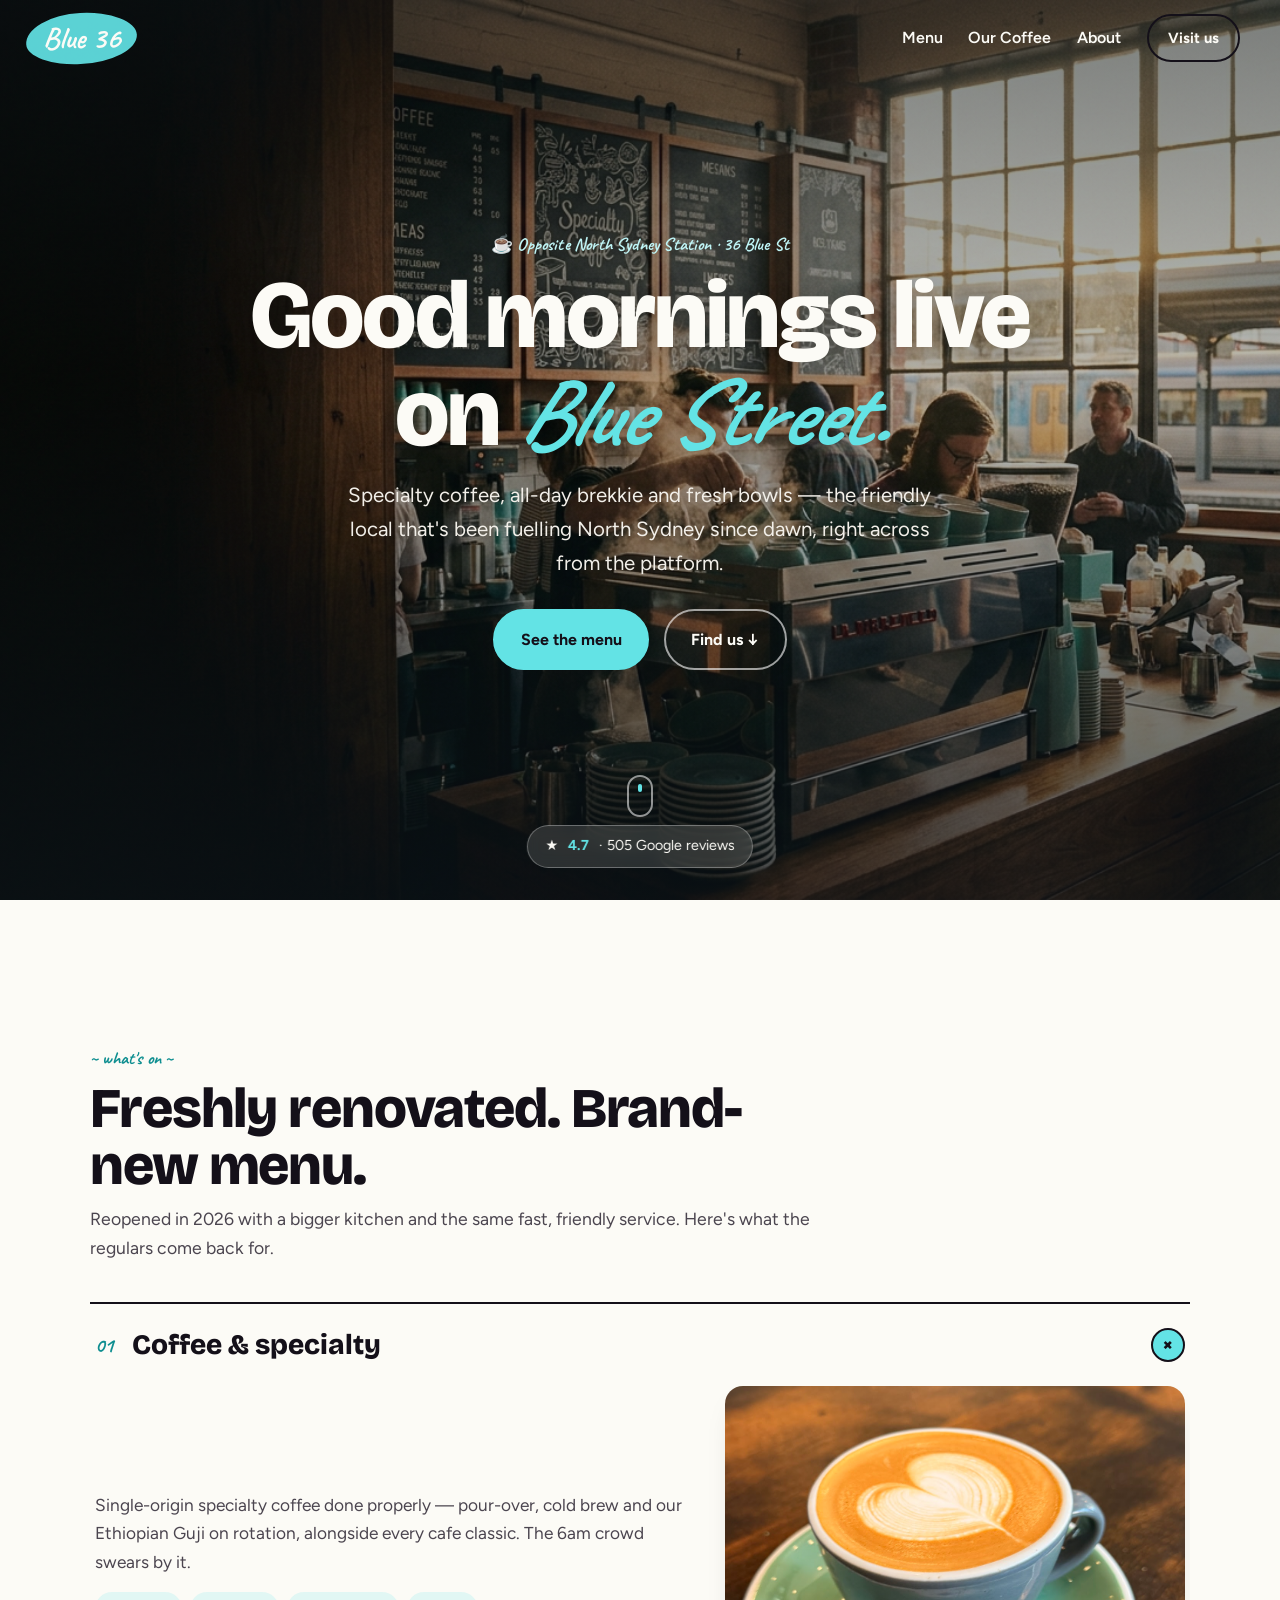
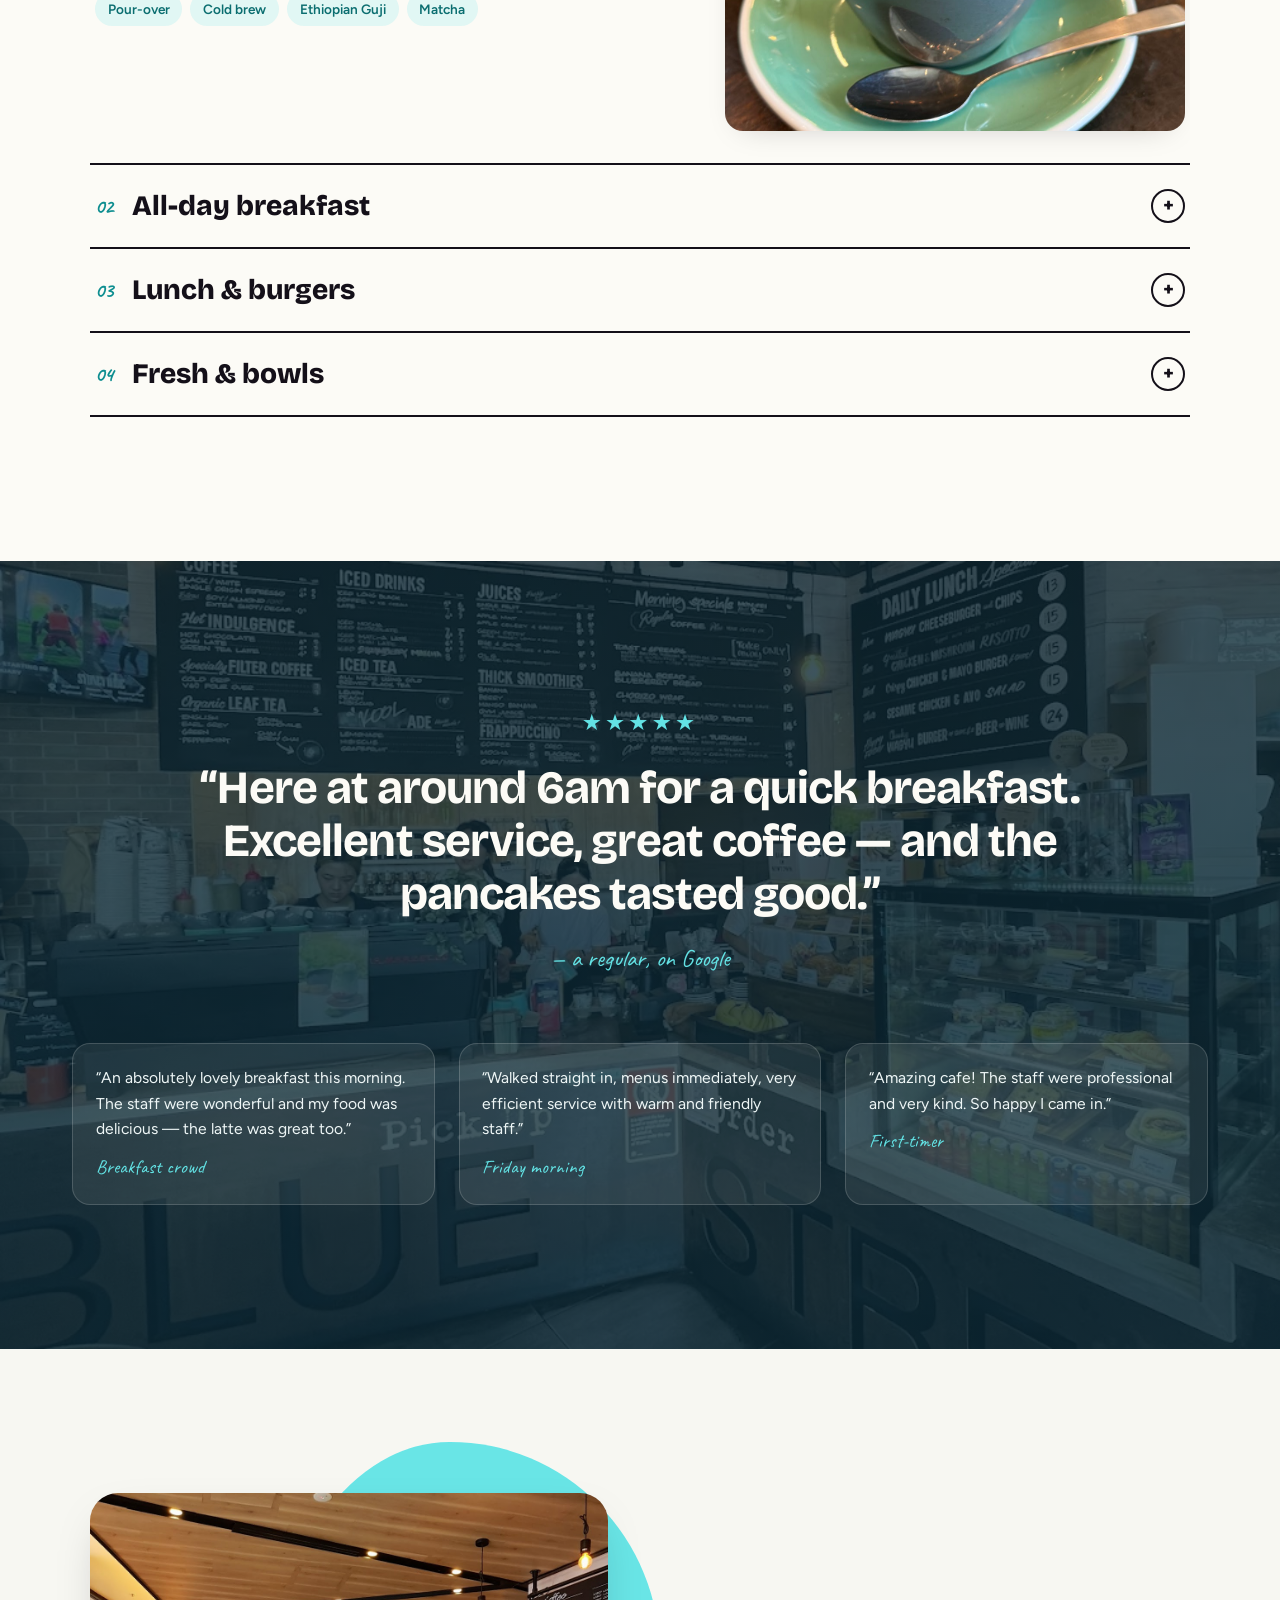
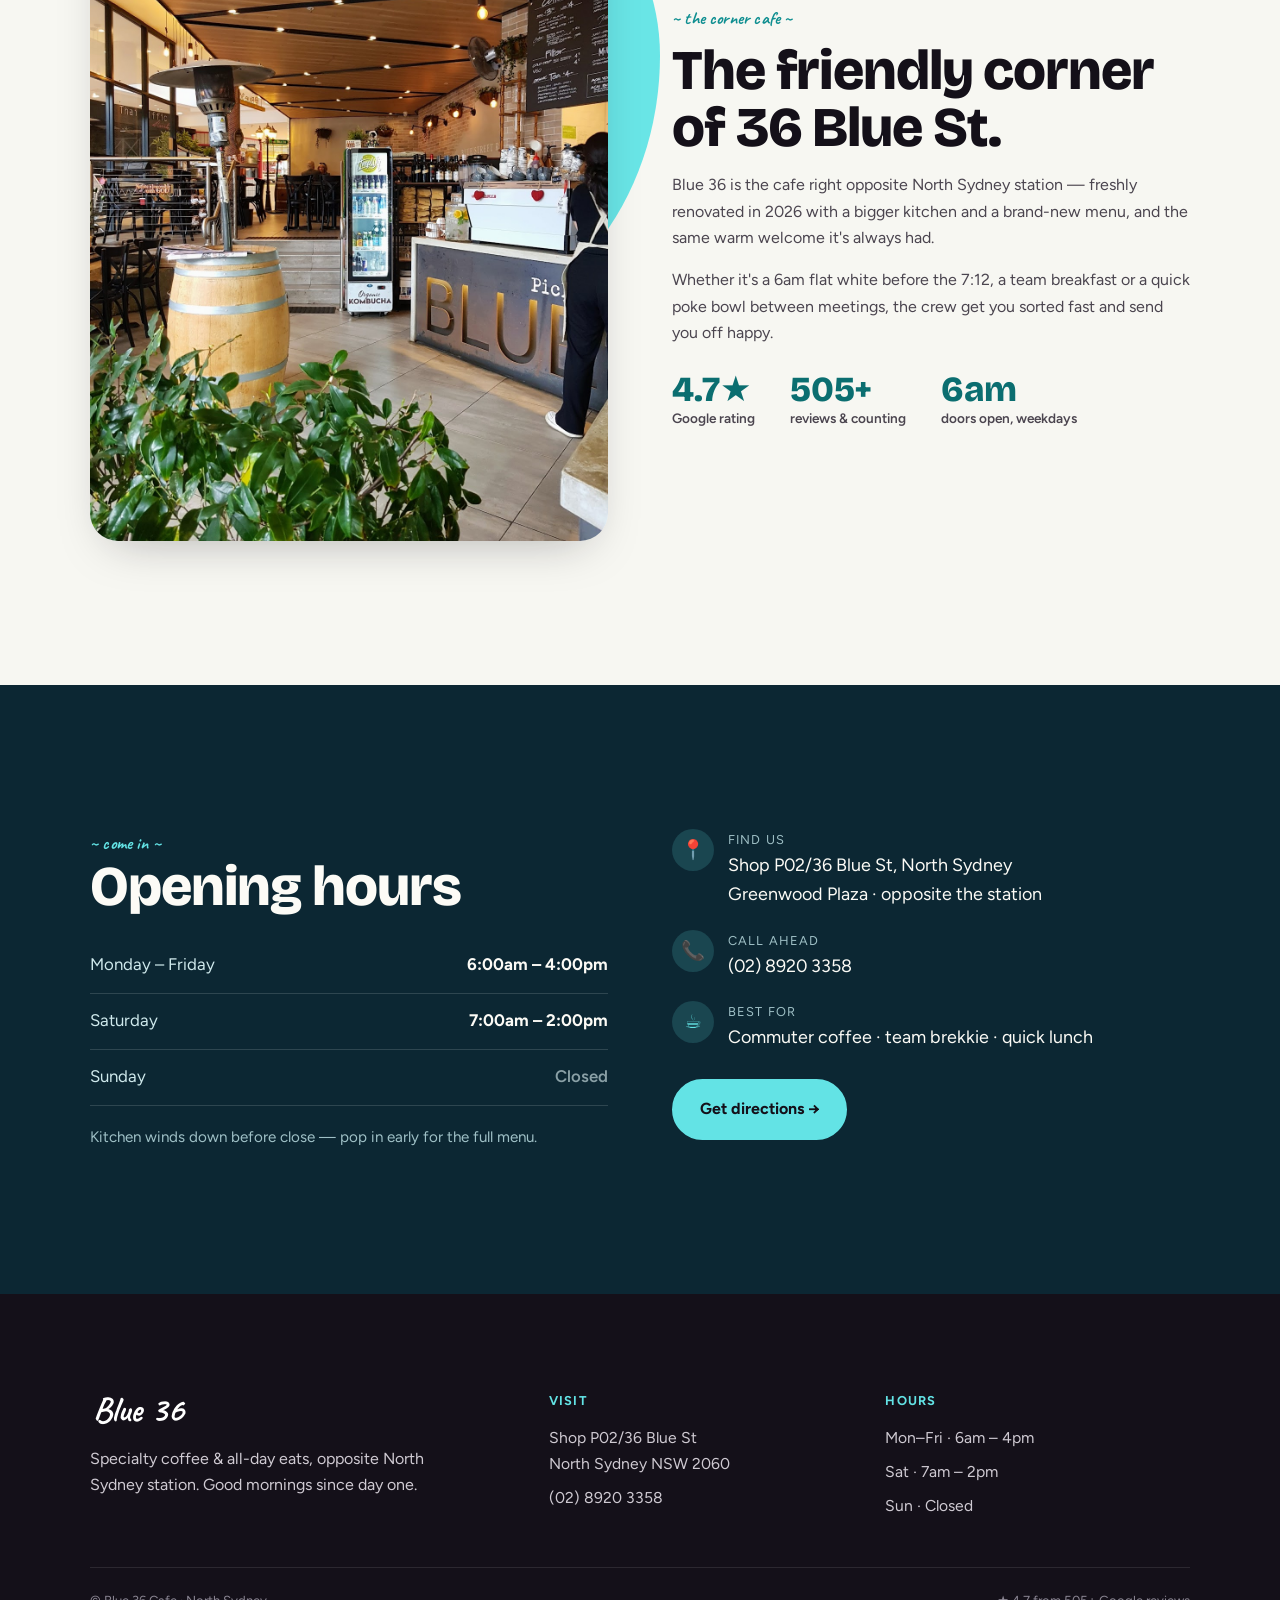
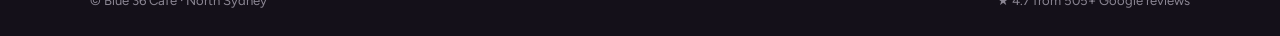
<file: index.html>
<!doctype html>
<html lang="en">
<head>
<meta charset="utf-8">
<meta name="viewport" content="width=device-width,initial-scale=1">
<meta name="robots" content="noindex,nofollow">
<title>Blue 36 Cafe · North Sydney — specialty coffee, all-day brekkie, opposite the station</title>
<meta name="description" content="Blue 36 Cafe at 36 Blue St, opposite North Sydney station. Specialty coffee, all-day breakfast, burgers and fresh poke bowls. 4.7★ from 500+ reviews.">
<link rel="preconnect" href="https://fonts.googleapis.com">
<link rel="preconnect" href="https://fonts.gstatic.com" crossorigin>
<link href="https://fonts.googleapis.com/css2?family=Bricolage+Grotesque:opsz,wght@12..96,600;12..96,800&family=Caveat:wght@600;700&family=Figtree:wght@400;500;600;700&display=swap" rel="stylesheet">
<link rel="stylesheet" href="tokens.css">
<link rel="stylesheet" href="styles.css?v=2">
</head>
<body>

<!-- NAV -->
<nav class="nav light" id="nav">
  <a class="wordmark" href="#top"><span class="b36-blob"></span>Blue&nbsp;36</a>
  <button class="nav-toggle" id="navToggle" aria-label="Menu"><span></span><span></span><span></span></button>
  <div class="nav-links" id="navLinks">
    <a href="#menu">Menu</a>
    <a href="#coffee">Our Coffee</a>
    <a href="#about">About</a>
    <a class="btn btn-ghost" href="#visit">Visit us</a>
  </div>
</nav>

<!-- HERO -->
<header class="hero" id="top">
  <div class="hero-media">
    <video autoplay muted loop playsinline poster="assets/images/hero-poster.jpg">
      <source src="assets/video/hero.mp4?v=1" type="video/mp4">
    </video>
  </div>
  <div class="hero-inner">
    <span class="kicker">☕ Opposite North Sydney Station · 36 Blue St</span>
    <h1>Good mornings live<br>on <span class="em">Blue&nbsp;Street.</span></h1>
    <p class="sub">Specialty coffee, all-day brekkie and fresh bowls — the friendly local that's been fuelling North Sydney since dawn, right across from the platform.</p>
    <div class="hero-cta">
      <a class="btn btn-primary" href="#menu">See the menu</a>
      <a class="btn btn-ghost" href="#visit">Find us ↓</a>
    </div>
  </div>
  <div class="rating-badge">★ <b>4.7</b> · 505 Google reviews</div>
  <div class="scroll-cue" aria-hidden="true"></div>
</header>

<!-- MENU (accordion) -->
<section class="sec menu" id="menu">
  <div class="wrap">
    <div class="sec-head reveal">
      <span class="kicker">~ what's on ~</span>
      <h2>Freshly renovated. Brand-new menu.</h2>
      <p>Reopened in 2026 with a bigger kitchen and the same fast, friendly service. Here's what the regulars come back for.</p>
    </div>
    <div class="acc reveal" id="acc">
      <div class="acc-item" id="coffee" aria-expanded="true">
        <button class="acc-head"><span class="num">01</span><span>Coffee &amp; specialty</span><span class="ico">+</span></button>
        <div class="acc-body"><div class="acc-body-inner"><div class="acc-grid">
          <div><p>Single-origin specialty coffee done properly — pour-over, cold brew and our Ethiopian Guji on rotation, alongside every cafe classic. The 6am crowd swears by it.</p>
          <div class="tags"><span class="tag">Pour-over</span><span class="tag">Cold brew</span><span class="tag">Ethiopian Guji</span><span class="tag">Matcha</span></div></div>
          <img src="assets/images/latte.jpg" alt="A latte with rosetta art in a teal cup at Blue 36 Cafe" loading="lazy">
        </div></div></div>
      </div>
      <div class="acc-item" aria-expanded="false">
        <button class="acc-head"><span class="num">02</span><span>All-day breakfast</span><span class="ico">+</span></button>
        <div class="acc-body"><div class="acc-body-inner"><div class="acc-grid">
          <div><p>Proper Aussie brekkie from open — big breakfasts, eggs your way, golden pancakes and the much-loved Cocochia. Walk straight in, eat well, make the train.</p>
          <div class="tags"><span class="tag">Big breakfast</span><span class="tag">Pancakes</span><span class="tag">Eggs your way</span><span class="tag">Cocochia</span></div></div>
          <img src="assets/images/breakfast.jpg" alt="A big breakfast spread at Blue 36 Cafe" loading="lazy">
        </div></div></div>
      </div>
      <div class="acc-item" aria-expanded="false">
        <button class="acc-head"><span class="num">03</span><span>Lunch &amp; burgers</span><span class="ico">+</span></button>
        <div class="acc-body"><div class="acc-body-inner"><div class="acc-grid">
          <div><p>Toasted sandwiches, proper burgers and daily specials chalked on the board — fast, fresh and built for the North Sydney lunch run.</p>
          <div class="tags"><span class="tag">Burgers</span><span class="tag">Toasties</span><span class="tag">Daily specials</span></div></div>
          <img src="assets/images/burger.jpg" alt="A burger with side salad at Blue 36 Cafe" loading="lazy">
        </div></div></div>
      </div>
      <div class="acc-item" aria-expanded="false">
        <button class="acc-head"><span class="num">04</span><span>Fresh &amp; bowls</span><span class="ico">+</span></button>
        <div class="acc-body"><div class="acc-body-inner"><div class="acc-grid">
          <div><p>Lighter options that don't skimp — build-your-own poke super bowls, the Moroccan grilled chicken salad and matcha to go. Good fuel, fast.</p>
          <div class="tags"><span class="tag">Poke super bowls</span><span class="tag">Salads</span><span class="tag">Matcha</span></div></div>
          <img src="assets/images/poke.jpg" alt="Poke super bowls at Blue 36 Cafe" loading="lazy">
        </div></div></div>
      </div>
    </div>
  </div>
</section>

<!-- PROOF (pull-quote over photo) -->
<section class="proof">
  <div class="proof-bg"><img src="assets/images/counter.jpg" alt="The Blue 36 Cafe counter and team"></div>
  <div class="wrap">
    <div class="stars reveal">★★★★★</div>
    <blockquote class="reveal d1">“Here at around 6am for a quick breakfast. Excellent service, great coffee — and the pancakes tasted good.”</blockquote>
    <cite class="reveal d2">— a regular, on Google</cite>
    <div class="mini-revs">
      <div class="mini-rev reveal d1"><p>“An absolutely lovely breakfast this morning. The staff were wonderful and my food was delicious — the latte was great too.”</p><div class="who">Breakfast crowd</div></div>
      <div class="mini-rev reveal d2"><p>“Walked straight in, menus immediately, very efficient service with warm and friendly staff.”</p><div class="who">Friday morning</div></div>
      <div class="mini-rev reveal d3"><p>“Amazing cafe! The staff were professional and very kind. So happy I came in.”</p><div class="who">First-timer</div></div>
    </div>
  </div>
</section>

<!-- ABOUT (two-col) -->
<section class="sec" id="about">
  <div class="wrap about-grid">
    <div class="about-media reveal">
      <div class="blob"></div>
      <img src="assets/images/storefront.jpg" alt="Inside Blue 36 Cafe, North Sydney">
    </div>
    <div class="about-text reveal d1">
      <span class="kicker">~ the corner cafe ~</span>
      <h2>The friendly corner of 36 Blue St.</h2>
      <p>Blue 36 is the cafe right opposite North Sydney station — freshly renovated in 2026 with a bigger kitchen and a brand-new menu, and the same warm welcome it's always had.</p>
      <p>Whether it's a 6am flat white before the 7:12, a team breakfast or a quick poke bowl between meetings, the crew get you sorted fast and send you off happy.</p>
      <div class="facts">
        <div class="fact"><div class="n">4.7★</div><div class="l">Google rating</div></div>
        <div class="fact"><div class="n">505+</div><div class="l">reviews &amp; counting</div></div>
        <div class="fact"><div class="n">6am</div><div class="l">doors open, weekdays</div></div>
      </div>
    </div>
  </div>
</section>

<!-- VISIT (dark two-col) -->
<section class="sec visit" id="visit">
  <div class="wrap visit-grid">
    <div>
      <span class="kicker">~ come in ~</span>
      <h2>Opening hours</h2>
      <div style="margin-top:1.4rem">
        <div class="hours-row"><span>Monday – Friday</span><b>6:00am – 4:00pm</b></div>
        <div class="hours-row"><span>Saturday</span><b>7:00am – 2:00pm</b></div>
        <div class="hours-row closed"><span>Sunday</span><b>Closed</b></div>
      </div>
      <p style="margin-top:1.2rem;color:#9fc0c6;font-size:.95rem">Kitchen winds down before close — pop in early for the full menu.</p>
    </div>
    <div class="visit-info">
      <div class="vi"><div class="ico">📍</div><div><div class="l">Find us</div><a href="https://maps.google.com/?q=Blue+36+Cafe+North+Sydney" target="_blank" rel="noopener">Shop P02/36 Blue St, North Sydney<br>Greenwood Plaza · opposite the station</a></div></div>
      <div class="vi"><div class="ico">📞</div><div><div class="l">Call ahead</div><a href="tel:+61289203358">(02) 8920 3358</a></div></div>
      <div class="vi"><div class="ico">☕</div><div><div class="l">Best for</div><p>Commuter coffee · team brekkie · quick lunch</p></div></div>
      <a class="btn btn-primary" style="background:var(--teal);color:var(--ink);border-color:var(--teal);margin-top:.4rem;width:fit-content" href="https://maps.google.com/?q=Blue+36+Cafe+North+Sydney" target="_blank" rel="noopener">Get directions →</a>
    </div>
  </div>
</section>

<!-- FOOTER -->
<footer>
  <div class="wrap">
    <div class="foot-grid">
      <div>
        <a class="wordmark" href="#top" style="color:#fff"><span class="b36-blob"></span>Blue&nbsp;36</a>
        <p style="margin-top:1rem;max-width:34ch">Specialty coffee &amp; all-day eats, opposite North Sydney station. Good mornings since day one.</p>
      </div>
      <div class="foot-col">
        <h4>Visit</h4>
        <p>Shop P02/36 Blue St<br>North Sydney NSW 2060</p>
        <a href="tel:+61289203358">(02) 8920 3358</a>
      </div>
      <div class="foot-col">
        <h4>Hours</h4>
        <p>Mon–Fri · 6am – 4pm</p>
        <p>Sat · 7am – 2pm</p>
        <p>Sun · Closed</p>
      </div>
    </div>
    <div class="foot-bot">
      <span>© Blue 36 Cafe · North Sydney</span>
      <span>★ 4.7 from 505+ Google reviews</span>
    </div>
  </div>
</footer>

<script src="main.js?v=3"></script>
</body>
</html>
</file>
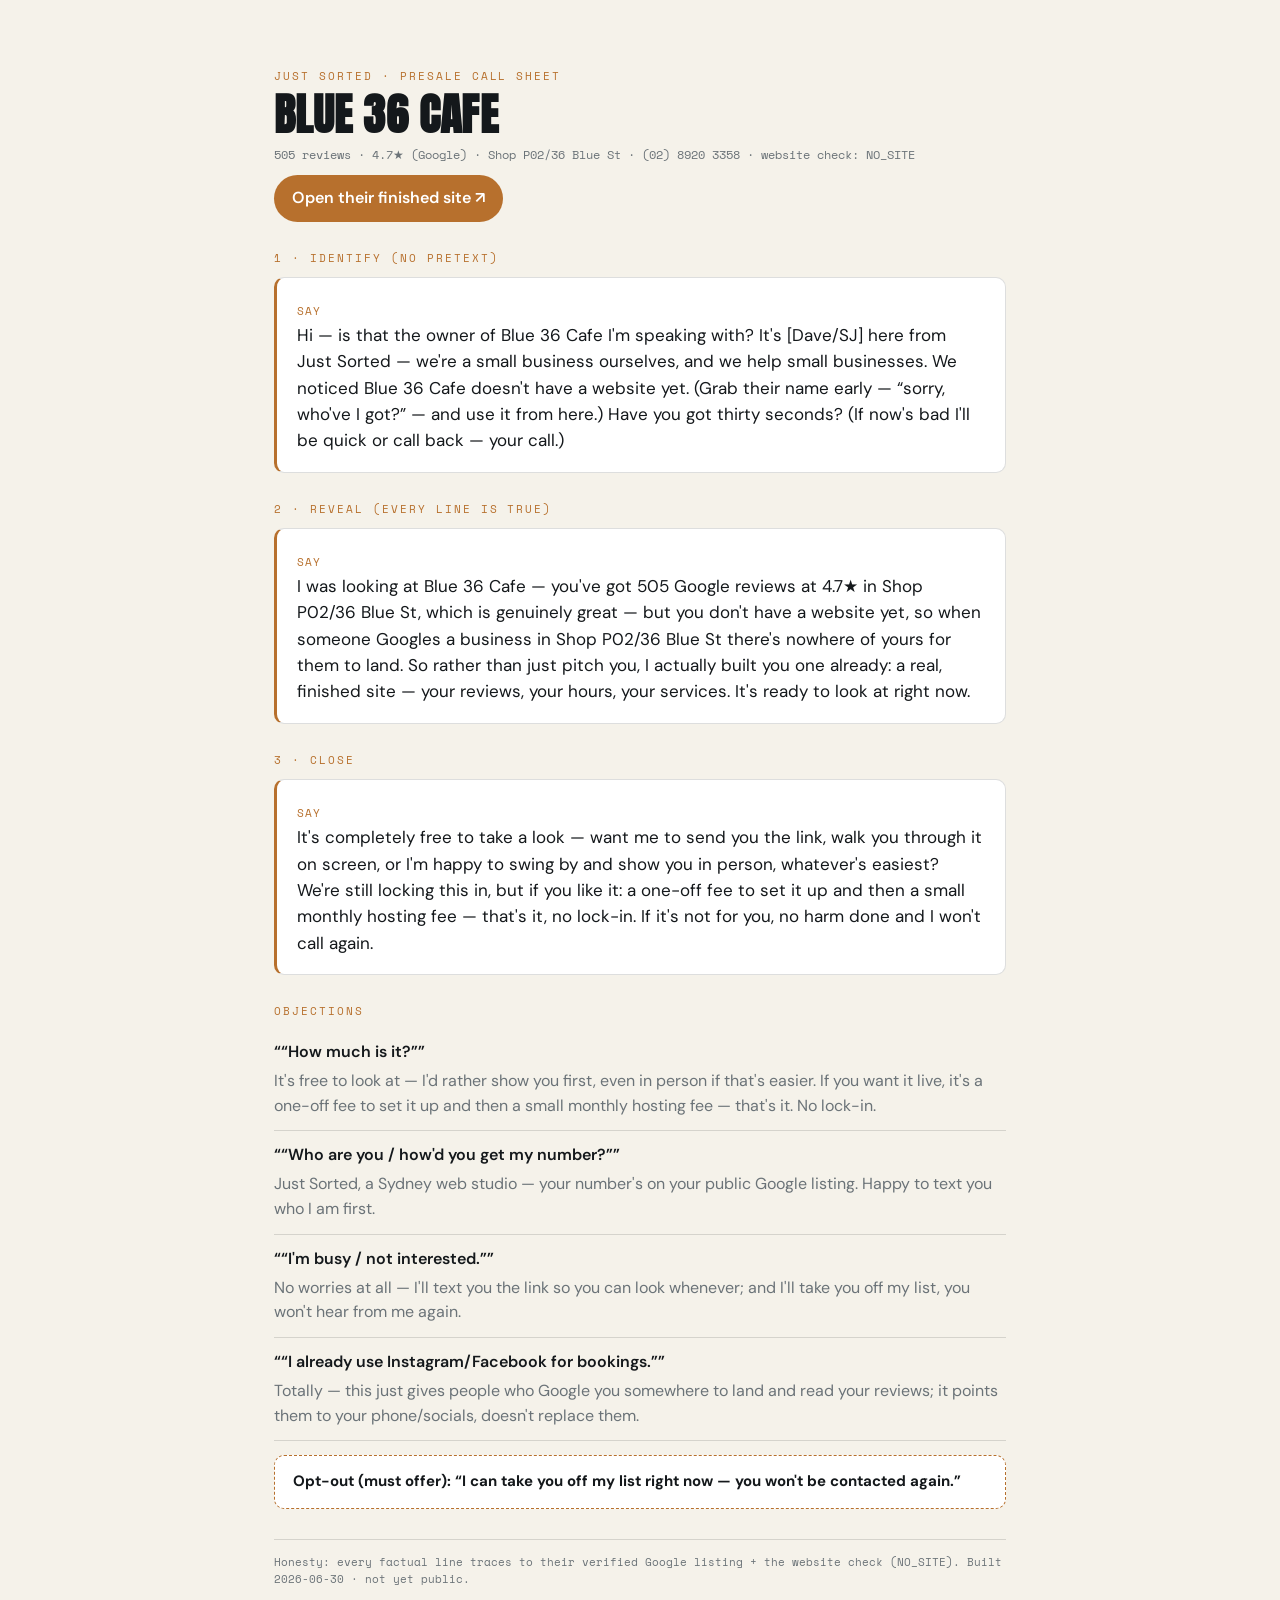
<file: call-sheet.html>
<!DOCTYPE html><html lang="en-AU"><head><meta charset="UTF-8">
<meta name="viewport" content="width=device-width, initial-scale=1">
<meta name="robots" content="noindex,nofollow">
<title>Call sheet — Blue 36 Cafe</title>
<link href="https://fonts.googleapis.com/css2?family=Anton&family=DM+Sans:wght@400;500;600&family=Space+Mono:wght@400;700&display=swap" rel="stylesheet">
<style>
:root{--ink:#14181B;--paper:#F5F2EA;--clay:#B7702D;--steel:#6B7378;--line:rgba(20,24,27,.14)}
*{box-sizing:border-box;margin:0;padding:0}
body{font-family:'DM Sans',system-ui,sans-serif;background:var(--paper);color:var(--ink);line-height:1.55;padding:40px 24px;max-width:780px;margin:0 auto}
h1{font-family:'Anton',sans-serif;text-transform:uppercase;font-size:clamp(28px,5vw,44px);letter-spacing:.01em;line-height:.98}
.lbl{font-family:'Space Mono',monospace;font-size:11px;letter-spacing:.18em;text-transform:uppercase;color:var(--clay);margin:28px 0 8px}
.facts{font-family:'Space Mono',monospace;font-size:12px;color:var(--steel);margin-top:10px}
.act{background:#fff;border:1px solid var(--line);border-left:3px solid var(--clay);border-radius:10px;padding:18px 20px;margin-top:10px;font-size:17px}
.actno{font-family:'Space Mono',monospace;font-size:11px;color:var(--clay);letter-spacing:.1em}
.prev{display:inline-block;margin-top:10px;background:var(--clay);color:#fff;font-weight:600;padding:11px 18px;border-radius:999px;text-decoration:none}
.obj{border-bottom:1px solid var(--line);padding:12px 0}.obj q{font-weight:600}.obj p{color:var(--steel);margin-top:4px}
.optout{background:#fff;border:1px dashed var(--clay);border-radius:10px;padding:14px 18px;margin-top:14px;font-size:15px}
.foot{font-family:'Space Mono',monospace;font-size:11px;color:var(--steel);margin-top:30px;border-top:1px solid var(--line);padding-top:14px}
</style></head><body>
<div class="lbl">Just Sorted · presale call sheet</div>
<h1>Blue 36 Cafe</h1>
<div class="facts">505 reviews · 4.7★ (Google) · Shop P02/36 Blue St · (02) 8920 3358 · website check: NO_SITE</div>
<a class="prev" href="https://ferrisbueller92.github.io/presale-blue-36-cafe/" target="_blank">Open their finished site ↗</a>
<div class="lbl">1 · Identify (no pretext)</div><div class="act"><span class="actno">SAY</span><br>Hi — is that the owner of Blue 36 Cafe I&#x27;m speaking with? It&#x27;s [Dave/SJ] here from Just Sorted — we&#x27;re a small business ourselves, and we help small businesses. We noticed Blue 36 Cafe doesn&#x27;t have a website yet. (Grab their name early — “sorry, who&#x27;ve I got?” — and use it from here.) Have you got thirty seconds? (If now&#x27;s bad I&#x27;ll be quick or call back — your call.)</div>
<div class="lbl">2 · Reveal (every line is true)</div><div class="act"><span class="actno">SAY</span><br>I was looking at Blue 36 Cafe — you&#x27;ve got 505 Google reviews at 4.7★ in Shop P02/36 Blue St, which is genuinely great — but you don&#x27;t have a website yet, so when someone Googles a business in Shop P02/36 Blue St there&#x27;s nowhere of yours for them to land. So rather than just pitch you, I actually built you one already: a real, finished site — your reviews, your hours, your services. It&#x27;s ready to look at right now.</div>
<div class="lbl">3 · Close</div><div class="act"><span class="actno">SAY</span><br>It&#x27;s completely free to take a look — want me to send you the link, walk you through it on screen, or I&#x27;m happy to swing by and show you in person, whatever&#x27;s easiest? We&#x27;re still locking this in, but if you like it: a one-off fee to set it up and then a small monthly hosting fee — that&#x27;s it, no lock-in. If it&#x27;s not for you, no harm done and I won&#x27;t call again.</div>
<div class="lbl">Objections</div><div class="obj"><q>“How much is it?”</q><p>It&#x27;s free to look at — I&#x27;d rather show you first, even in person if that&#x27;s easier. If you want it live, it&#x27;s a one-off fee to set it up and then a small monthly hosting fee — that&#x27;s it. No lock-in.</p></div><div class="obj"><q>“Who are you / how&#x27;d you get my number?”</q><p>Just Sorted, a Sydney web studio — your number&#x27;s on your public Google listing. Happy to text you who I am first.</p></div><div class="obj"><q>“I&#x27;m busy / not interested.”</q><p>No worries at all — I&#x27;ll text you the link so you can look whenever; and I&#x27;ll take you off my list, you won&#x27;t hear from me again.</p></div><div class="obj"><q>“I already use Instagram/Facebook for bookings.”</q><p>Totally — this just gives people who Google you somewhere to land and read your reviews; it points them to your phone/socials, doesn&#x27;t replace them.</p></div>
<div class="optout"><b>Opt-out (must offer): “I can take you off my list right now — you won&#x27;t be contacted again.”</b></div>
<div class="foot">Honesty: every factual line traces to their verified Google listing + the website check (NO_SITE). Built 2026-06-30 · not yet public.</div>
</body></html>
</file>
<file: tokens.css>
/* Blue 36 Cafe — brand kit (grounded in observed-identity.json)
   Signature: bright teal doodle blob + black hand-linework on warm cream.
   Playful hand-drawn / doodle-modern cafe — NOT corporate, NOT minimalist-beige. */
:root{
  /* palette — observed (teal signature, ink, cream, navy depth, food-warm pops) */
  --teal:#63E3E5;            /* their signature blob */
  --teal-ink:#0E8E90;        /* teal that passes contrast on cream for text/links */
  --teal-deep:#0B6E70;
  --ink:#141019;             /* near-black hand-linework */
  --ink-soft:#4b454f;
  --paper:#F7F7F2;           /* warm cream */
  --cream:#FCFBF6;
  --navy:#143A4D;            /* depth / dark sections */
  --navy-deep:#0C2733;
  --gold:#CE983A;            /* food-warmth pop */
  --brown:#8B4D31;
  --line:#e7e3da;

  /* type — characterful display + clean body + a handwritten doodle accent */
  --f-display:"Bricolage Grotesque","Archivo",system-ui,sans-serif;
  --f-body:"Figtree",system-ui,-apple-system,sans-serif;
  --f-hand:"Caveat","Bricolage Grotesque",cursive;

  /* fluid type scale */
  --t-hero:clamp(2.9rem,7.5vw,6.5rem);
  --t-h2:clamp(2rem,4.5vw,3.5rem);
  --t-h3:clamp(1.3rem,2.2vw,1.85rem);
  --t-kicker:clamp(.95rem,1.4vw,1.15rem);
  --t-body:clamp(1rem,1.15vw,1.18rem);
  --t-small:.86rem;

  /* space */
  --s-1:.5rem; --s-2:1rem; --s-3:1.5rem; --s-4:2.5rem; --s-5:4rem; --s-6:6rem; --s-7:9rem;
  --maxw:1180px;

  /* organic radii + soft shadow (blob-friendly) */
  --r-sm:10px; --r-md:18px; --r-lg:28px; --r-xl:40px; --r-blob:46% 54% 58% 42%/52% 44% 56% 48%;
  --shadow:0 18px 50px -22px rgba(20,16,25,.35);
  --shadow-soft:0 10px 30px -18px rgba(20,16,25,.28);

  /* motion */
  --ease:cubic-bezier(.22,.61,.36,1);
  --ease-out:cubic-bezier(.16,1,.3,1);
  --dur:.55s;
}
</file>
<file: styles.css>
/* Blue 36 Cafe — styles. Composition: full-bleed-cinematic. Motion: lottie-accent (SVG stroke-draw doodles). */
*{box-sizing:border-box;margin:0;padding:0}
html{scroll-behavior:smooth}
body{font-family:var(--f-body);font-size:var(--t-body);line-height:1.65;color:var(--ink);background:var(--paper);-webkit-font-smoothing:antialiased;overflow-x:hidden}
img{max-width:100%;display:block}
a{color:inherit;text-decoration:none}
.wrap{max-width:var(--maxw);margin:0 auto;padding:0 clamp(1.2rem,4vw,2.5rem)}
h1,h2,h3{font-family:var(--f-display);font-weight:800;line-height:1.02;letter-spacing:-.02em}
.kicker{font-family:var(--f-hand);font-size:var(--t-kicker);color:var(--teal-ink);font-weight:700;letter-spacing:.01em;display:inline-flex;align-items:center;gap:.5rem}
.btn{display:inline-flex;align-items:center;gap:.55rem;font-family:var(--f-body);font-weight:700;font-size:1rem;padding:.95rem 1.6rem;border-radius:999px;border:2px solid var(--ink);transition:transform var(--dur) var(--ease),background .3s,color .3s;cursor:pointer}
.btn-primary{background:var(--ink);color:var(--cream)}
.btn-primary:hover{background:var(--teal-deep);border-color:var(--teal-deep);transform:translateY(-3px)}
.btn-ghost{background:transparent;color:var(--ink)}
.btn-ghost:hover{background:var(--ink);color:var(--cream);transform:translateY(-3px)}

/* ---- the teal blob signature ---- */
.blob{position:absolute;background:var(--teal);border-radius:var(--r-blob);filter:saturate(1.05);z-index:0;opacity:.92}

/* ---- doodle accents (hand-drawn line "thread") ---- */
.doodle{position:absolute;z-index:1;pointer-events:none;color:var(--ink)}
.doodle path,.doodle line,.doodle circle{stroke:currentColor;fill:none;stroke-width:2.4;stroke-linecap:round}
.draw path{stroke-dasharray:var(--len,600);stroke-dashoffset:var(--len,600);transition:stroke-dashoffset 1.4s var(--ease-out)}
.in .draw path{stroke-dashoffset:0}

/* ---- nav (minimal-left-logo) ---- */
.nav{position:fixed;top:0;left:0;right:0;z-index:50;display:flex;align-items:center;justify-content:space-between;padding:.9rem clamp(1.2rem,4vw,2.5rem);transition:background .4s,box-shadow .4s,padding .4s}
.nav.scrolled{background:rgba(247,247,242,.92);backdrop-filter:blur(12px);box-shadow:0 1px 0 var(--line)}
.wordmark{display:inline-flex;align-items:center;gap:.1rem;position:relative;font-family:var(--f-hand);font-weight:700;font-size:1.9rem;color:var(--ink);line-height:1;padding:.15rem .2rem}
.wordmark .b36-blob{position:absolute;inset:-8px -14px;background:var(--teal);border-radius:50% 50% 52% 48%/56% 48% 52% 44%;z-index:-1;transform:rotate(-3deg)}
.nav.light .wordmark{color:var(--cream)} .nav.light .wordmark .b36-blob{opacity:.92}
.nav-links{display:flex;align-items:center;gap:1.6rem;font-weight:600}
.nav-links a{position:relative;color:var(--cream);transition:color .3s}
.nav.scrolled .nav-links a{color:var(--ink)}
.nav-links a:not(.btn)::after{content:"";position:absolute;left:0;bottom:-4px;width:0;height:2px;background:var(--teal-deep);transition:width .3s var(--ease)}
.nav-links a:not(.btn):hover::after{width:100%}
.nav .btn{padding:.6rem 1.2rem;font-size:.92rem}
.nav-toggle{display:none;background:none;border:0;cursor:pointer}

/* ---- HERO (full-bleed cinematic, centre-stage over media) ---- */
.hero{position:relative;min-height:100svh;display:grid;place-items:center;text-align:center;color:var(--cream);overflow:hidden}
.hero-media,.hero-media video,.hero-media img{position:absolute;inset:0;width:100%;height:100%;object-fit:cover}
.hero-media::after{content:"";position:absolute;inset:0;background:linear-gradient(180deg,rgba(12,20,26,.55)0%,rgba(12,20,26,.28)42%,rgba(12,20,26,.72)100%)}
.hero-inner{position:relative;z-index:3;max-width:980px;padding:0 1.4rem;transform:translateY(18px);opacity:0;animation:rise 1s var(--ease-out) .25s forwards}
@keyframes rise{to{transform:none;opacity:1}}
.hero .kicker{color:#bff4f5}
.hero h1{font-size:var(--t-hero);margin:.5rem 0 .2rem;text-shadow:0 6px 40px rgba(0,0,0,.35)}
.hero h1 .em{color:var(--teal);font-style:italic;font-family:var(--f-hand);font-weight:700}
.hero .sub{font-size:clamp(1.05rem,1.6vw,1.35rem);max-width:620px;margin:1rem auto 1.8rem;color:#f2efe9;text-shadow:0 2px 18px rgba(0,0,0,.4)}
.hero-cta{display:flex;gap:.9rem;justify-content:center;flex-wrap:wrap}
.hero .btn-primary{background:var(--teal);color:var(--ink);border-color:var(--teal)}
.hero .btn-primary:hover{background:var(--cream);border-color:var(--cream)}
.hero .btn-ghost{color:var(--cream);border-color:rgba(255,255,255,.6)}
.hero .btn-ghost:hover{background:var(--cream);color:var(--ink);border-color:var(--cream)}
.rating-badge{position:absolute;z-index:3;bottom:2rem;left:50%;transform:translateX(-50%);display:inline-flex;align-items:center;gap:.6rem;background:rgba(247,247,242,.14);border:1px solid rgba(255,255,255,.3);backdrop-filter:blur(8px);padding:.55rem 1.1rem;border-radius:999px;font-size:.9rem;color:var(--cream)}
.rating-badge b{color:var(--teal)}
.scroll-cue{position:absolute;bottom:5.2rem;left:50%;transform:translateX(-50%);z-index:3;width:26px;height:42px;border:2px solid rgba(255,255,255,.55);border-radius:14px}
.scroll-cue::after{content:"";position:absolute;top:7px;left:50%;width:4px;height:8px;background:var(--teal);border-radius:2px;transform:translateX(-50%);animation:cue 1.6s var(--ease) infinite}
@keyframes cue{0%{opacity:0;transform:translate(-50%,0)}40%{opacity:1}80%{opacity:0;transform:translate(-50%,12px)}}

/* ---- section scaffolding + reveal ---- */
section{position:relative}
.sec{padding:var(--s-7) 0}
.sec-head{max-width:720px;margin-bottom:var(--s-4)}
.sec-head h2{font-size:var(--t-h2);margin:.4rem 0}
.sec-head p{color:var(--ink-soft);font-size:1.1rem;margin-top:.6rem}
.reveal{opacity:0;transform:translateY(28px);transition:opacity .8s var(--ease-out),transform .8s var(--ease-out)}
.reveal.in{opacity:1;transform:none}
.reveal.d1{transition-delay:.08s}.reveal.d2{transition-delay:.16s}.reveal.d3{transition-delay:.24s}

/* ---- MENU (accordion) ---- */
.menu{background:var(--cream)}
.acc{border-top:2px solid var(--ink)}
.acc-item{border-bottom:2px solid var(--ink)}
.acc-head{display:grid;grid-template-columns:auto 1fr auto;align-items:center;gap:1.2rem;width:100%;background:none;border:0;text-align:left;cursor:pointer;padding:1.5rem .3rem;font-family:var(--f-display);font-weight:800;font-size:var(--t-h3);color:var(--ink)}
.acc-head .num{font-family:var(--f-hand);font-size:1.3rem;color:var(--teal-ink);font-weight:700}
.acc-head .ico{width:34px;height:34px;border-radius:50%;border:2px solid var(--ink);display:grid;place-items:center;font-size:1.3rem;transition:transform .4s var(--ease),background .3s,color .3s}
.acc-item[aria-expanded="true"] .acc-head .ico{background:var(--teal);transform:rotate(45deg)}
.acc-body{display:grid;grid-template-rows:0fr;transition:grid-template-rows .5s var(--ease)}
.acc-item[aria-expanded="true"] .acc-body{grid-template-rows:1fr}
.acc-body-inner{overflow:hidden}
.acc-grid{display:grid;grid-template-columns:1.3fr 1fr;gap:2rem;padding:0 .3rem 2rem;align-items:center}
.acc-grid p{color:var(--ink-soft);font-size:1.08rem}
.acc-grid .tags{margin-top:1rem;display:flex;flex-wrap:wrap;gap:.5rem}
.tag{font-size:.85rem;font-weight:600;padding:.35rem .8rem;border-radius:999px;background:rgba(99,227,229,.18);color:var(--teal-deep)}
.acc-grid img{border-radius:var(--r-md);aspect-ratio:4/3;object-fit:cover;box-shadow:var(--shadow-soft)}

/* ---- PROOF (pull-quote over photo) ---- */
.proof{position:relative;color:var(--cream);text-align:center;overflow:hidden}
.proof-bg,.proof-bg img{position:absolute;inset:0;width:100%;height:100%;object-fit:cover}
.proof-bg::after{content:"";position:absolute;inset:0;background:linear-gradient(180deg,rgba(12,39,51,.78),rgba(12,39,51,.86))}
.proof .wrap{position:relative;z-index:2;padding:var(--s-7) 1.4rem}
.proof .stars{color:var(--teal);font-size:1.4rem;letter-spacing:.2rem}
.proof blockquote{font-family:var(--f-display);font-weight:700;font-size:clamp(1.6rem,3.6vw,2.9rem);line-height:1.15;max-width:900px;margin:1.2rem auto;letter-spacing:-.02em}
.proof cite{font-style:normal;font-family:var(--f-hand);font-size:1.5rem;color:var(--teal)}
.mini-revs{display:grid;grid-template-columns:repeat(3,1fr);gap:1.5rem;margin-top:var(--s-5);text-align:left}
.mini-rev{background:rgba(247,247,242,.08);border:1px solid rgba(255,255,255,.16);border-radius:var(--r-md);padding:1.3rem 1.4rem}
.mini-rev p{font-size:.98rem;color:#eef6f6}.mini-rev .who{font-family:var(--f-hand);color:var(--teal);font-size:1.2rem;margin-top:.6rem}

/* ---- ABOUT (two-col photo-text) ---- */
.about-grid{display:grid;grid-template-columns:1fr 1fr;gap:clamp(2rem,5vw,5rem);align-items:center}
.about-media{position:relative}
.about-media img{border-radius:var(--r-lg);aspect-ratio:4/5;object-fit:cover;box-shadow:var(--shadow);position:relative;z-index:1}
.about-media .blob{width:75%;height:75%;top:-8%;right:-10%}
.about-text h2{font-size:var(--t-h2);margin:.5rem 0 1rem}
.about-text p{color:var(--ink-soft);margin-bottom:1rem}
.facts{display:flex;gap:2.2rem;margin-top:1.6rem;flex-wrap:wrap}
.fact .n{font-family:var(--f-display);font-weight:800;font-size:2.2rem;color:var(--teal-deep);line-height:1}
.fact .l{font-size:.85rem;color:var(--ink-soft);font-weight:600}

/* ---- VISIT (dark two-col) ---- */
.visit{background:var(--navy-deep);color:var(--cream)}
.visit-grid{display:grid;grid-template-columns:1fr 1fr;gap:clamp(2rem,5vw,4rem)}
.visit h2{font-size:var(--t-h2);color:var(--cream)}
.visit .kicker{color:var(--teal)}
.hours-row{display:flex;justify-content:space-between;padding:.85rem 0;border-bottom:1px solid rgba(255,255,255,.14);font-size:1.05rem}
.hours-row span:first-child{color:#cfe9ec}.hours-row b{font-weight:700}
.hours-row.closed b{color:#8aa0a6;font-weight:600}
.visit-info{display:grid;gap:1.3rem;align-content:start}
.vi{display:flex;gap:.9rem;align-items:flex-start}
.vi .ico{flex:none;width:42px;height:42px;border-radius:50%;background:rgba(99,227,229,.16);display:grid;place-items:center;color:var(--teal);font-size:1.2rem}
.vi .l{font-size:.8rem;text-transform:uppercase;letter-spacing:.08em;color:#9fc0c6}
.vi a,.vi p{font-size:1.12rem;color:var(--cream)}
.vi a:hover{color:var(--teal)}

/* ---- footer (columned) ---- */
footer{background:var(--ink);color:#cfcad2;padding:var(--s-6) 0 var(--s-3)}
.foot-grid{display:grid;grid-template-columns:1.4fr 1fr 1fr;gap:2rem;padding-bottom:var(--s-4);border-bottom:1px solid rgba(255,255,255,.1)}
.foot-grid .wordmark{color:#fff;font-size:2.2rem}
.foot-col h4{font-family:var(--f-body);font-size:.8rem;text-transform:uppercase;letter-spacing:.1em;color:var(--teal);margin-bottom:.9rem}
.foot-col a,.foot-col p{display:block;color:#cfcad2;margin-bottom:.5rem;font-size:.98rem}
.foot-col a:hover{color:#fff}
.foot-bot{display:flex;justify-content:space-between;flex-wrap:wrap;gap:.6rem;padding-top:1.4rem;font-size:.82rem;color:#8b8693}

/* ---- responsive ---- */
@media(max-width:860px){
  .nav-links{position:fixed;inset:0 0 0 auto;width:min(78vw,320px);flex-direction:column;justify-content:center;background:var(--navy-deep);transform:translateX(100%);transition:transform .45s var(--ease);gap:2rem}
  .nav-links.open{transform:none}
  .nav-links a{color:var(--cream)!important;font-size:1.2rem}
  .nav-toggle{display:block;z-index:60}
  .nav-toggle span{display:block;width:26px;height:2.5px;background:var(--cream);margin:5px 0;transition:.3s}
  .nav.scrolled .nav-toggle span{background:var(--ink)}
  .acc-grid,.about-grid,.visit-grid{grid-template-columns:1fr;gap:1.4rem}
  .about-media{order:-1}
  .mini-revs{grid-template-columns:1fr}
}
@media(prefers-reduced-motion:reduce){
  *{animation:none!important;transition:none!important;scroll-behavior:auto!important}
  .reveal{opacity:1;transform:none}.draw path{stroke-dashoffset:0}
}

/* Hide Safari/iOS play-button overlay shown when autoplay is blocked — hero shows a clean
   poster frame; the muted video starts on autoplay (where allowed) or first scroll/tap. */
video::-webkit-media-controls-start-playback-button,
video::-webkit-media-controls-overlay-play-button,
video::-webkit-media-controls-play-button,
video::-webkit-media-controls-panel,
video::-webkit-media-controls{display:none!important;-webkit-appearance:none}
</file>
